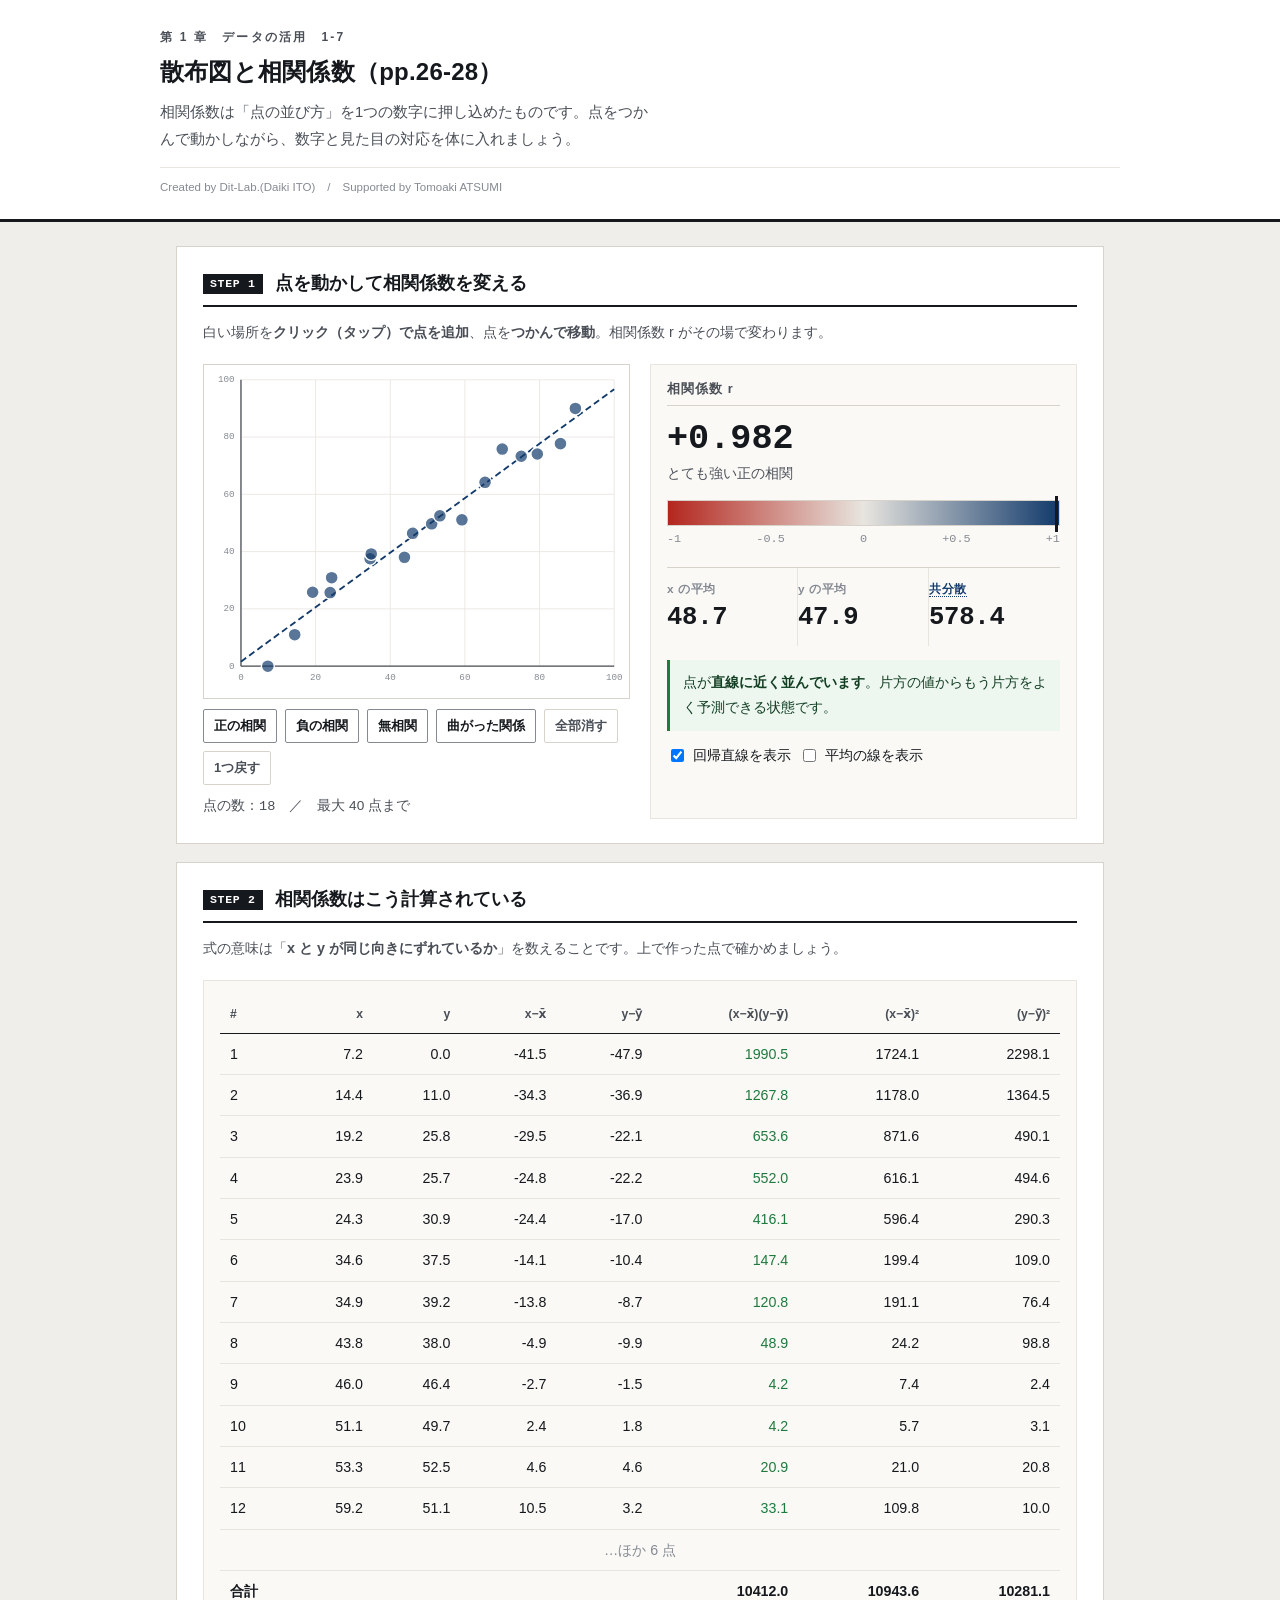
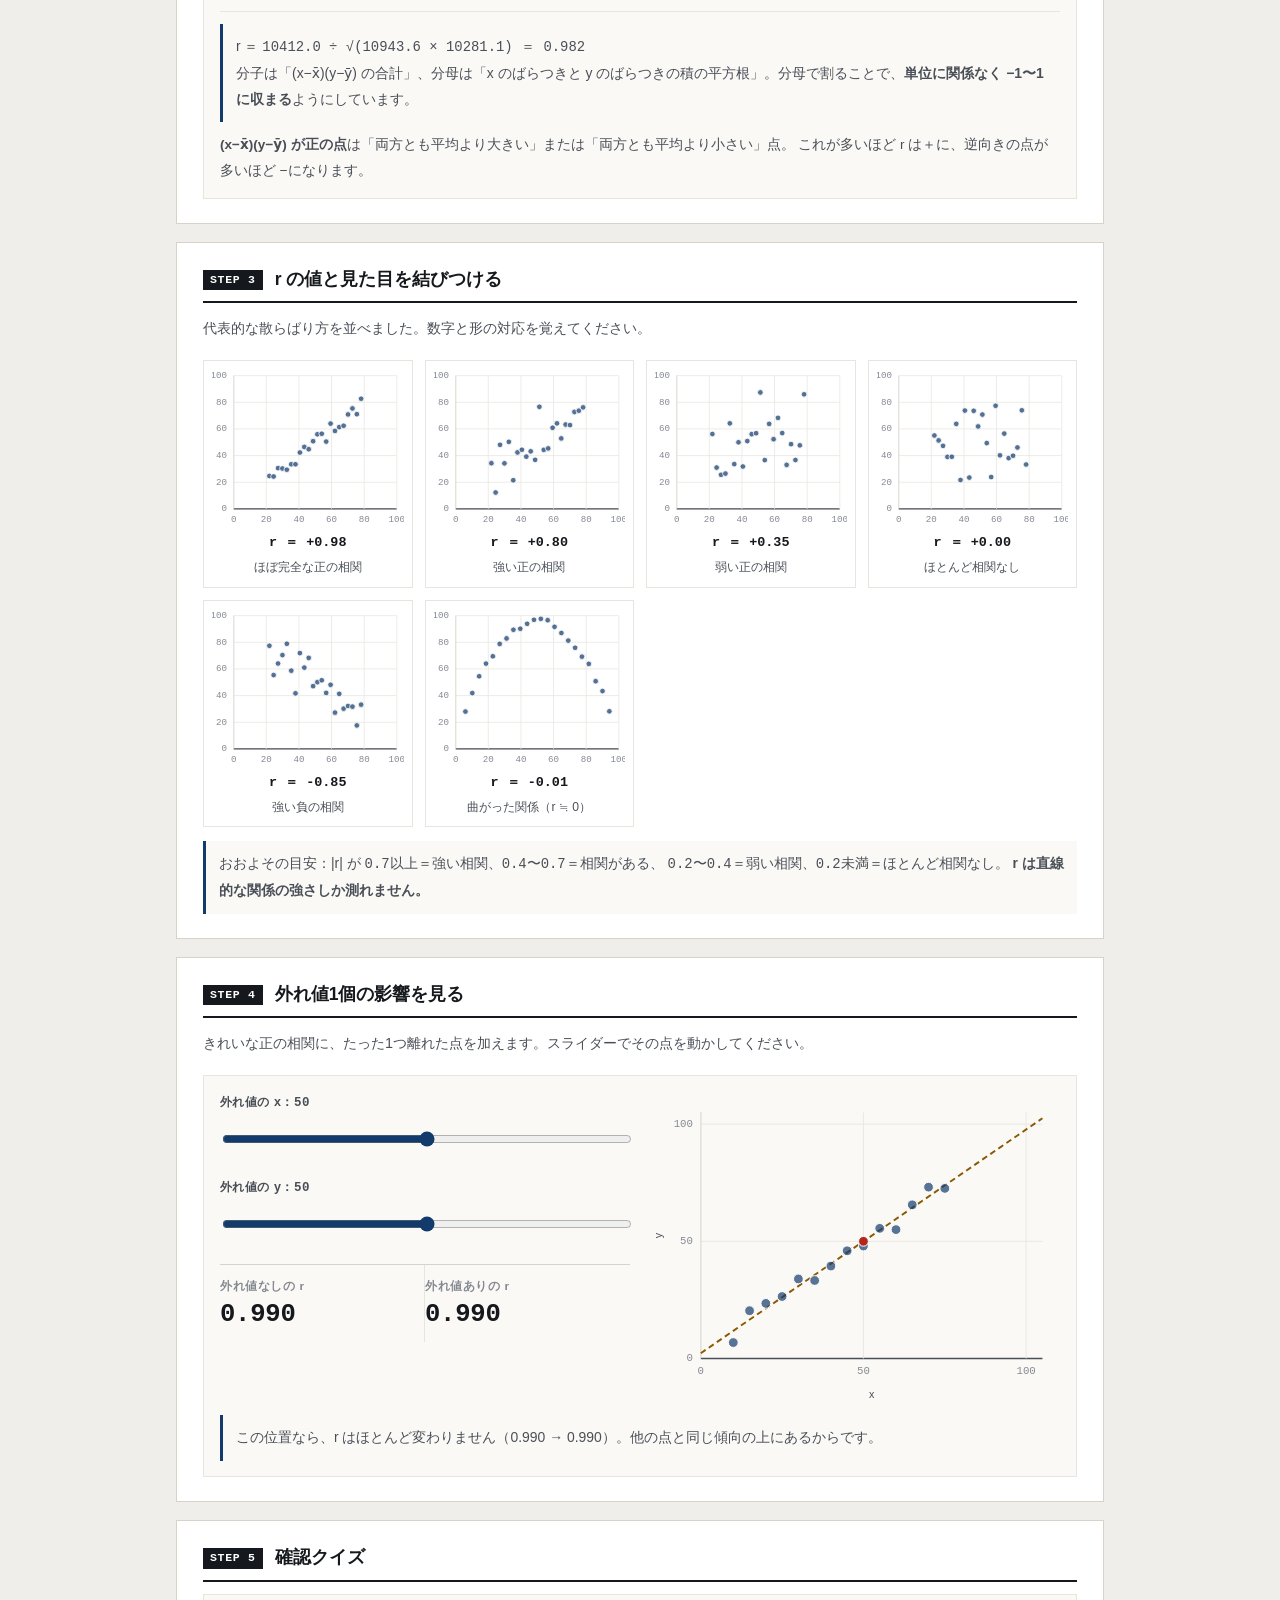
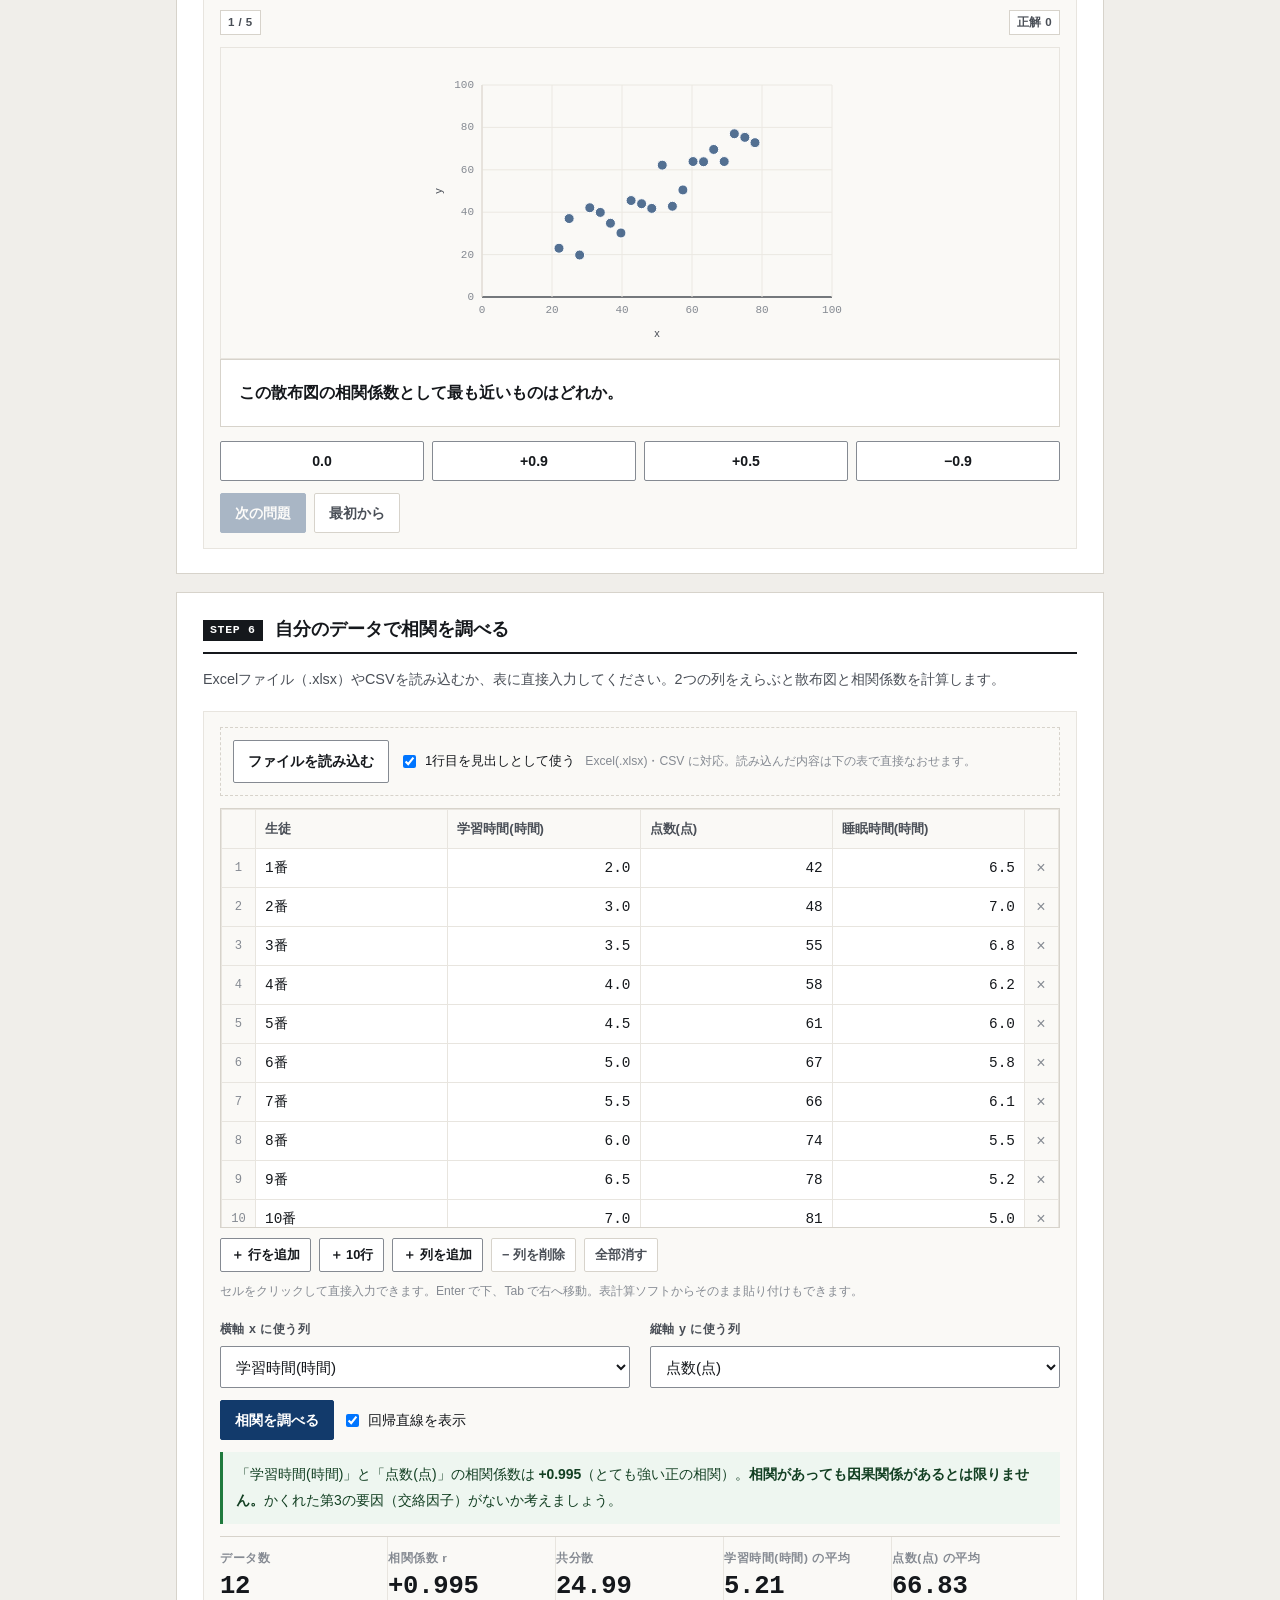
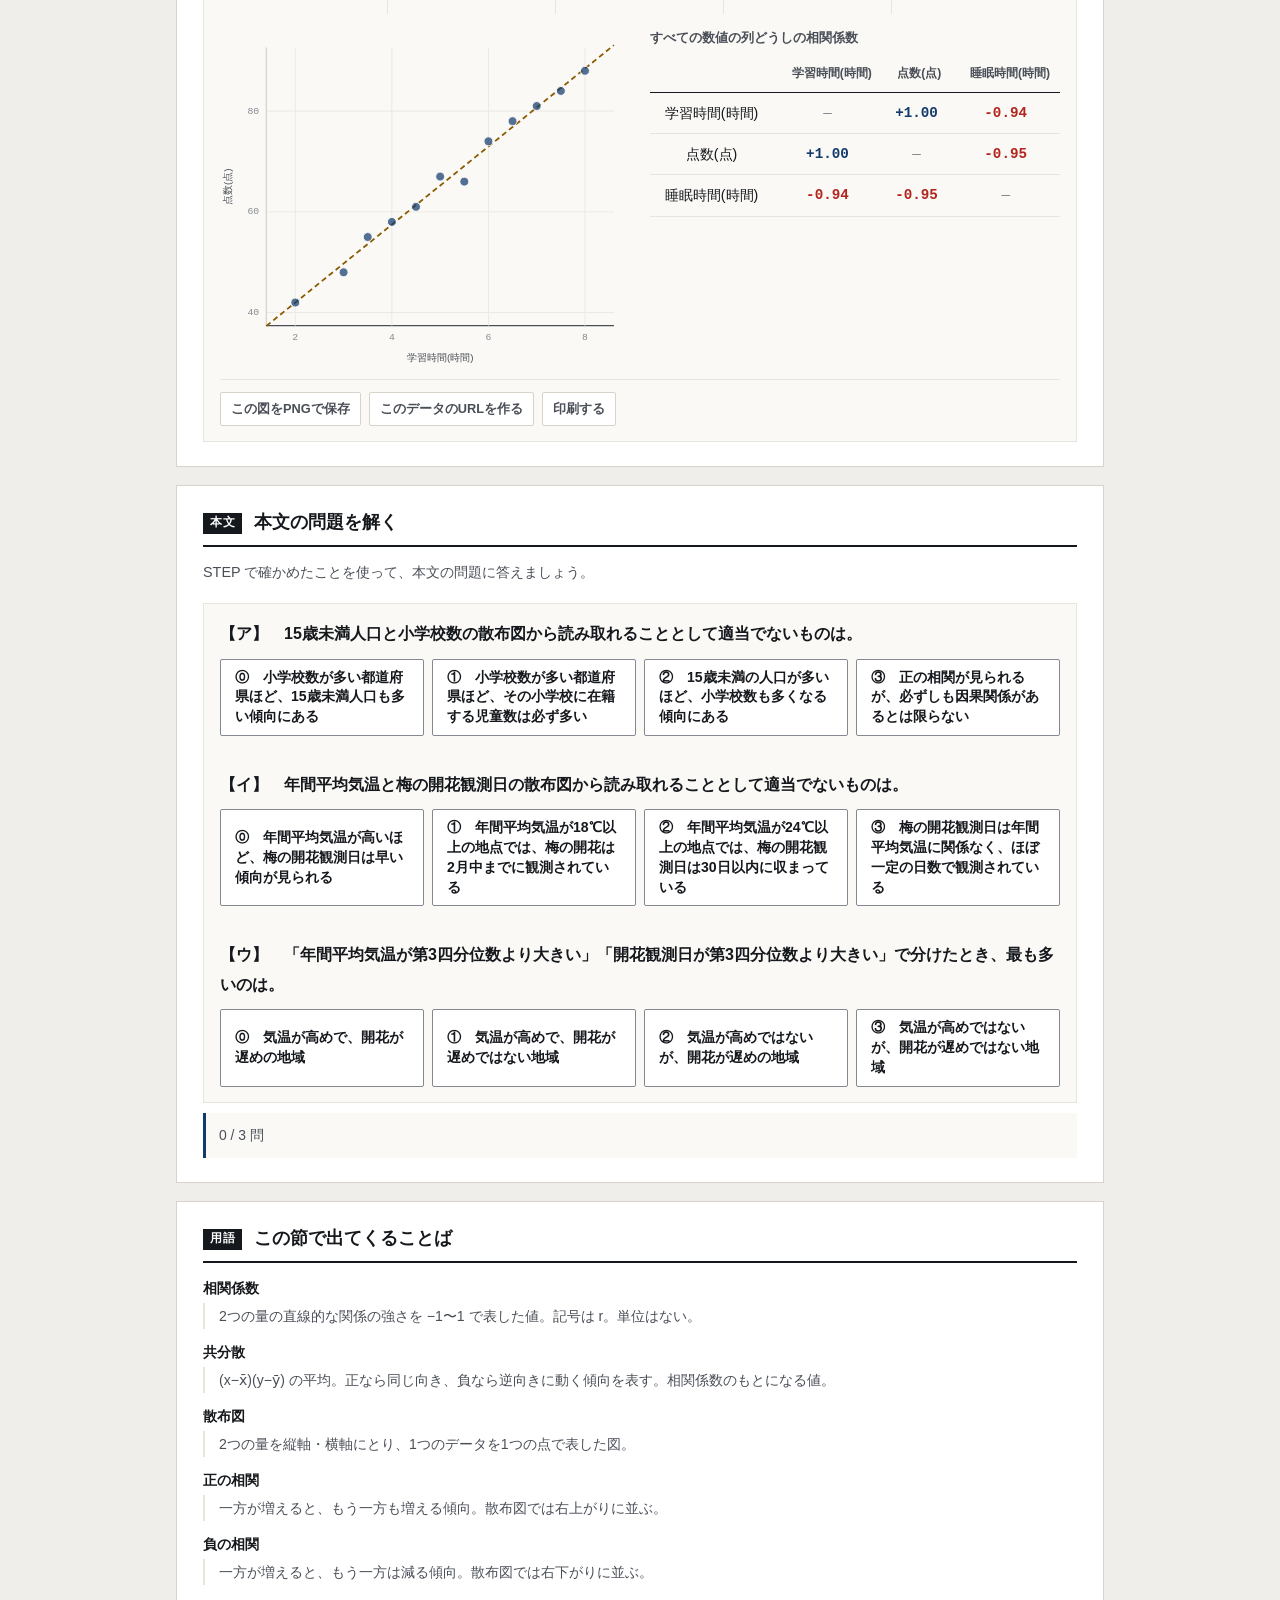
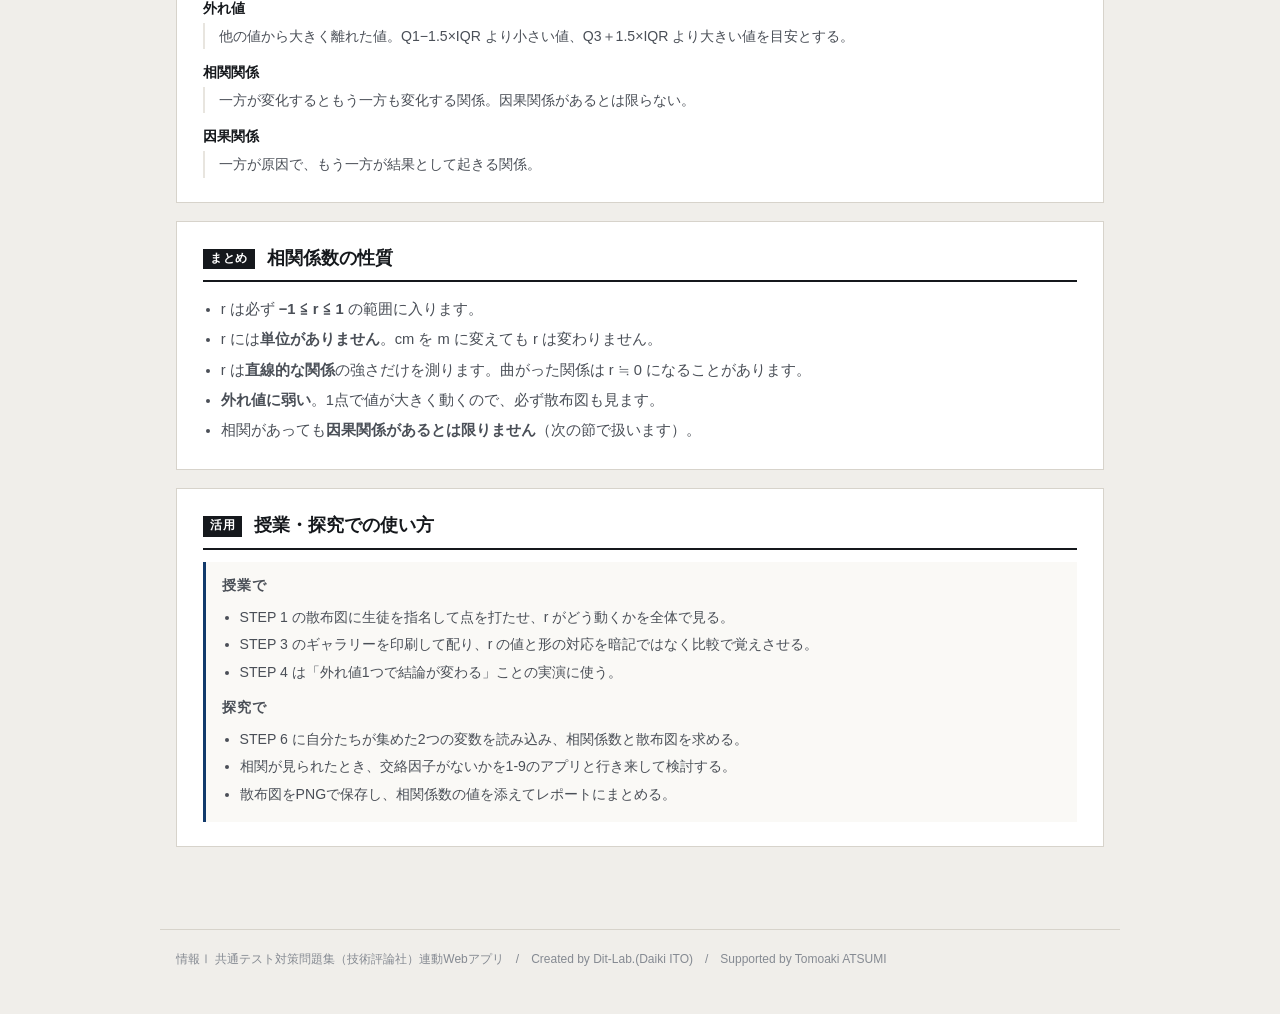
<file: index.html>
<!DOCTYPE html>
<html lang="ja">
<head>
<meta charset="UTF-8">
<meta name="viewport" content="width=device-width, initial-scale=1.0">
<title>散布図と相関係数｜情報Ⅰ共通テスト対策問題集</title>
<meta name="description" content="相関係数は「点の並び方」を1つの数字に押し込めたものです。点をつかんで動かしながら、数字と見た目の対応を体に入れましょう。">
<link rel="icon" href="data:image/svg+xml,%3Csvg xmlns=%22http://www.w3.org/2000/svg%22 viewBox=%220 0 32 32%22%3E%3Crect width=%2232%22 height=%2232%22 fill=%22%2315181c%22/%3E%3Ctext x=%2216%22 y=%2222%22 font-size=%2218%22 font-family=%22monospace%22 fill=%22%23fff%22 text-anchor=%22middle%22%3E01%3C/text%3E%3C/svg%3E">
<link rel="stylesheet" href="css/style.css?v=1b60c856">
<link rel="stylesheet" href="css/app.css?v=954ccb42">
</head>
<body>

<header class="app-header">
  <div class="inner">
    <span class="eyebrow">第 1 章　データの活用　1-7</span>
    <h1>散布図と相関係数（pp.26-28）</h1>
    <p class="lead">相関係数は「点の並び方」を1つの数字に押し込めたものです。点をつかんで動かしながら、数字と見た目の対応を体に入れましょう。</p>
    <p class="credit">Created by Dit-Lab.(Daiki ITO)　/　Supported by Tomoaki ATSUMI</p>
  </div>
</header>

<main class="wrap">
  <section class="step" id="step1">
    <h2><span class="no">STEP 1</span>点を動かして相関係数を変える</h2>
    <p class="desc">白い場所を<strong>クリック（タップ）で点を追加</strong>、点を<strong>つかんで移動</strong>。相関係数 r がその場で変わります。</p>

    <div class="grid c2">
      <div>
        <div id="playBox"></div>
        <div class="btn-row" style="margin-top:10px">
          <button class="btn sm" data-shape="pos">正の相関</button>
          <button class="btn sm" data-shape="neg">負の相関</button>
          <button class="btn sm" data-shape="none">無相関</button>
          <button class="btn sm" data-shape="curve">曲がった関係</button>
          <button class="btn sm ghost" id="clearPts">全部消す</button>
          <button class="btn sm ghost" id="undoPt">1つ戻す</button>
        </div>
        <p class="why" style="margin-top:8px">点の数：<span class="mono" id="ptCount">0</span>　／　最大 40 点まで</p>
      </div>

      <div class="panel">
        <h3>相関係数 r</h3>
        <div class="rval" id="rVal">—</div>
        <div class="rword" id="rWord"></div>
        <div class="rmeter">
          <div class="scale"><div class="needle" id="needle" style="left:50%"></div></div>
          <div class="ticks"><span>-1</span><span>-0.5</span><span>0</span><span>+0.5</span><span>+1</span></div>
        </div>
        <div class="metrics" style="margin-top:16px">
          <div class="metric"><div class="k">x の平均</div><div class="v" id="mMx">—</div></div>
          <div class="metric"><div class="k">y の平均</div><div class="v" id="mMy">—</div></div>
          <div class="metric"><div class="k"><span class="term" data-t="共分散">共分散</span></div><div class="v" id="mCov">—</div></div>
        </div>
        <div class="note" id="rNote" style="margin-top:14px"></div>
        <div class="btn-row" style="margin-top:12px">
          <label style="font-size:.85rem;display:flex;align-items:center;gap:6px">
            <input type="checkbox" id="showLine" checked> 回帰直線を表示
          </label>
          <label style="font-size:.85rem;display:flex;align-items:center;gap:6px">
            <input type="checkbox" id="showMean"> 平均の線を表示
          </label>
        </div>
      </div>
    </div>
  </section>

  <section class="step" id="step2">
    <h2><span class="no">STEP 2</span>相関係数はこう計算されている</h2>
    <p class="desc">式の意味は「<strong>x と y が同じ向きにずれているか</strong>」を数えることです。上で作った点で確かめましょう。</p>
    <div class="panel">
      <div class="tbl-scroll">
        <table class="tbl" id="calcTable">
          <thead><tr><th>#</th><th>x</th><th>y</th><th>x−x̄</th><th>y−ȳ</th><th>(x−x̄)(y−ȳ)</th><th>(x−x̄)²</th><th>(y−ȳ)²</th></tr></thead>
          <tbody></tbody><tfoot></tfoot>
        </table>
      </div>
      <div class="note info" style="margin-top:12px" id="formulaNote"></div>
      <p class="why" style="margin-top:10px">
        <strong>(x−x̄)(y−ȳ) が正の点</strong>は「両方とも平均より大きい」または「両方とも平均より小さい」点。
        これが多いほど r は＋に、逆向きの点が多いほど −になります。
      </p>
    </div>
  </section>

  <section class="step" id="step3">
    <h2><span class="no">STEP 3</span>r の値と見た目を結びつける</h2>
    <p class="desc">代表的な散らばり方を並べました。数字と形の対応を覚えてください。</p>
    <div class="gallery" id="gallery"></div>
    <div class="note info" style="margin-top:14px">
      おおよその目安：|r| が <span class="mono">0.7以上</span>＝強い相関、<span class="mono">0.4〜0.7</span>＝相関がある、
      <span class="mono">0.2〜0.4</span>＝弱い相関、<span class="mono">0.2未満</span>＝ほとんど相関なし。
      <strong>r は直線的な関係の強さしか測れません。</strong>
    </div>
  </section>

  <section class="step" id="step4">
    <h2><span class="no">STEP 4</span>外れ値1個の影響を見る</h2>
    <p class="desc">きれいな正の相関に、たった1つ離れた点を加えます。スライダーでその点を動かしてください。</p>
    <div class="panel">
      <div class="grid c2">
        <div>
          <label class="fld" for="outX">外れ値の x：<span class="mono" id="outXv">50</span></label>
          <input type="range" id="outX" min="0" max="100" step="1" value="50">
          <label class="fld" style="margin-top:10px" for="outY">外れ値の y：<span class="mono" id="outYv">50</span></label>
          <input type="range" id="outY" min="0" max="100" step="1" value="50">
          <div class="metrics" style="margin-top:14px">
            <div class="metric"><div class="k">外れ値なしの r</div><div class="v" id="rBase">—</div></div>
            <div class="metric"><div class="k">外れ値ありの r</div><div class="v" id="rWith">—</div></div>
          </div>
        </div>
        <div id="outChart"></div>
      </div>
      <div class="note" id="outNote" style="margin-top:12px"></div>
    </div>
  </section>

  <section class="step" id="step5">
    <h2><span class="no">STEP 5</span>確認クイズ</h2>
    <div class="panel">
      <div class="qhead">
        <span class="badge" id="qProgress">1 / 1</span>
        <span class="badge">正解 <span class="score" id="qScore">0</span></span>
      </div>
      <div id="qFigure"></div>
      <div class="card-q"><div class="q-scene" id="qText"></div></div>
      <div class="choice4" id="qChoices"></div>
      <div class="note" id="qFb" hidden style="margin-top:12px"></div>
      <div class="btn-row" style="margin-top:12px">
        <button class="btn primary" id="qNext" disabled>次の問題</button>
        <button class="btn ghost" id="qReset">最初から</button>
      </div>
    </div>
  </section>


  <section class="step" id="step6">
    <h2><span class="no">STEP 6</span>自分のデータで相関を調べる</h2>
    <p class="desc">Excelファイル（.xlsx）やCSVを読み込むか、表に直接入力してください。2つの列をえらぶと散布図と相関係数を計算します。</p>
    <div class="panel">
      <div id="dataInput"></div>
      <div class="grid c2" style="margin-top:16px">
        <div><label class="fld" for="mx">横軸 x に使う列</label><select id="mx" class="sel"></select></div>
        <div><label class="fld" for="my">縦軸 y に使う列</label><select id="my" class="sel"></select></div>
      </div>
      <div class="btn-row" style="margin-top:12px">
        <button class="btn primary" id="calcMine">相関を調べる</button>
        <label style="font-size:.85rem;display:flex;align-items:center;gap:6px"><input type="checkbox" id="myLine" checked> 回帰直線を表示</label>
      </div>
      <div class="note" id="myNote" hidden style="margin-top:12px"></div>
      <div class="metrics" id="myStats" style="margin-top:12px"></div>
      <div class="grid c2" style="margin-top:14px">
        <div id="myChart"></div>
        <div>
          <h3 style="font-size:.82rem;color:var(--ink-2);margin-bottom:8px">すべての数値の列どうしの相関係数</h3>
          <div class="tbl-scroll"><table class="tbl" id="myMatrix"></table></div>
        </div>
      </div>
      <div class="toolbar" id="myTools"></div>
    </div>
  </section>

  <section class="step" id="stepBook">
    <h2><span class="no">本文</span>本文の問題を解く</h2>
    <p class="desc">STEP で確かめたことを使って、本文の問題に答えましょう。</p>
    <div class="panel" id="bookBox"></div>
    <div class="note" id="bookNote" style="margin-top:10px"></div>
  </section>

  <section class="step" id="glossary">
    <h2><span class="no">用語</span>この節で出てくることば</h2>
    <div id="glossBox"></div>
  </section>

  <section class="step">
    <h2><span class="no">まとめ</span>相関係数の性質</h2>
    <ul style="margin:0;padding-left:1.2em;color:var(--ink-2);font-size:.92rem;line-height:2.05">
      <li>r は必ず <strong>−1 ≦ r ≦ 1</strong> の範囲に入ります。</li>
      <li>r には<strong>単位がありません</strong>。cm を m に変えても r は変わりません。</li>
      <li>r は<strong>直線的な関係</strong>の強さだけを測ります。曲がった関係は r ≒ 0 になることがあります。</li>
      <li><strong>外れ値に弱い</strong>。1点で値が大きく動くので、必ず散布図も見ます。</li>
      <li>相関があっても<strong>因果関係があるとは限りません</strong>（次の節で扱います）。</li>
    </ul>
  </section>

  <section class="step">
    <h2><span class="no">活用</span>授業・探究での使い方</h2>
    <div class="use-note">
      <h3>授業で</h3>
      <ul>
        <li>STEP 1 の散布図に生徒を指名して点を打たせ、r がどう動くかを全体で見る。</li>
        <li>STEP 3 のギャラリーを印刷して配り、r の値と形の対応を暗記ではなく比較で覚えさせる。</li>
        <li>STEP 4 は「外れ値1つで結論が変わる」ことの実演に使う。</li>
      </ul>
      <h3 style="margin-top:12px">探究で</h3>
      <ul>
        <li>STEP 6 に自分たちが集めた2つの変数を読み込み、相関係数と散布図を求める。</li>
        <li>相関が見られたとき、交絡因子がないかを1-9のアプリと行き来して検討する。</li>
        <li>散布図をPNGで保存し、相関係数の値を添えてレポートにまとめる。</li>
      </ul>
    </div>
  </section>

</main>

<footer class="app-footer">
  情報Ⅰ 共通テスト対策問題集（技術評論社）連動Webアプリ　/　Created by Dit-Lab.(Daiki ITO)　/　Supported by Tomoaki ATSUMI
</footer>

<script src="js/tools.js?v=c07db610"></script>
<script src="js/chart.js?v=fb6e3be1"></script>
<script src="js/xlsx.js?v=53c47a9c"></script>
<script src="js/grid.js?v=b72ee2f5"></script>
<script src="js/datainput.js?v=dbe2aecf"></script>
<script src="js/terms.js?v=e9184cc4"></script>
<script src="js/quiz.js?v=13402362"></script>
<script src="js/app.js?v=f977feae"></script>
</body>
</html>
</file>
<file: css/style.css>
/* =========================================================
   情報Ⅰ 共通テスト対策問題集 — Web アプリ共通スタイル
   紙面（参考書）に寄せた設計。装飾色は使わず、色は意味を持つときだけ。
   ========================================================= */

:root{
  --paper:#ffffff;
  --paper-2:#faf9f6;      /* うすい紙 */
  --bg:#f0eeea;           /* 台紙 */
  --ink:#15181c;
  --ink-2:#4a4f57;
  --ink-3:#858a92;
  --rule:#d7d3cb;         /* 罫線 */
  --rule-2:#e8e5df;
  --accent:#123a6b;       /* 濃紺。主要操作と現在地だけに使う */
  --accent-w:#e9eef6;
  --zero:#c0392b;         /* 左＝0 */
  --one:#1d4ed8;          /* 右＝1 */
  --ok:#1f7a3d;   --ok-bg:#eef6f0;
  --ng:#b3261e;   --ng-bg:#fbefee;
  --warn:#8a5a00; --warn-bg:#fbf5e8;
  --font:"Hiragino Kaku Gothic ProN","Hiragino Sans","Yu Gothic Medium","Yu Gothic",
         "Noto Sans JP",Meiryo,-apple-system,BlinkMacSystemFont,sans-serif;
  --mono:"SFMono-Regular",Menlo,Consolas,"Courier New",monospace;
}

*{box-sizing:border-box}
[hidden]{display:none !important}
html{-webkit-text-size-adjust:100%}
body{
  margin:0; background:var(--bg); color:var(--ink);
  font-family:var(--font); font-size:16px; line-height:1.85;
  font-feature-settings:"palt" 1;
}
h1,h2,h3,h4{line-height:1.45; margin:0; font-weight:700}
p{margin:0 0 .75em} p:last-child{margin-bottom:0}
a{color:var(--accent)}

/* ---------- 標題 ---------- */
.app-header{background:var(--paper); border-bottom:3px solid var(--ink); padding:26px 20px 20px}
.app-header .inner{max-width:960px; margin:0 auto}
.app-header .eyebrow{
  font-size:.75rem; font-weight:700; color:var(--ink-2); letter-spacing:.18em;
  display:block; margin-bottom:7px;
}
.app-header h1{font-size:1.5rem; letter-spacing:.01em}
.app-header .lead{font-size:.92rem; color:var(--ink-2); margin-top:9px; max-width:60ch}
.app-header .credit{
  font-size:.72rem; color:var(--ink-3); margin-top:14px;
  padding-top:9px; border-top:1px solid var(--rule-2);
}

/* ---------- 版面 ---------- */
.wrap{max-width:960px; margin:0 auto; padding:24px 16px 64px}
.step{background:var(--paper); border:1px solid var(--rule); padding:24px 26px; margin-bottom:18px}
.step > h2{
  display:flex; align-items:baseline; gap:12px; font-size:1.1rem;
  padding-bottom:9px; border-bottom:2px solid var(--ink); margin-bottom:12px;
}
.step > h2 .no{
  flex:none; font-family:var(--mono); font-size:.72rem; font-weight:700;
  background:var(--ink); color:var(--paper); padding:2px 7px; letter-spacing:.06em;
  position:relative; top:-2px;
}
.step > .desc{color:var(--ink-2); font-size:.9rem; margin-bottom:18px}
.step[hidden]{display:none}

.grid{display:grid; gap:20px}
.grid > *{min-width:0}          /* 子の中身で列が広がるのを防ぐ */
@media(min-width:800px){ .grid.c2{grid-template-columns:1fr 1fr} }
@media(min-width:800px){ .grid.c21{grid-template-columns:1.45fr 1fr} }

.panel{border:1px solid var(--rule-2); background:var(--paper-2); padding:15px 16px; min-width:0}
.panel > h3{
  font-size:.8rem; font-weight:700; color:var(--ink-2); letter-spacing:.08em;
  margin-bottom:12px; padding-bottom:6px; border-bottom:1px solid var(--rule);
}

/* ---------- 部品 ---------- */
.btn{
  appearance:none; border:1px solid var(--ink-3); background:var(--paper); color:var(--ink);
  font-family:inherit; font-size:.88rem; font-weight:700; padding:8px 14px;
  border-radius:2px; cursor:pointer; min-height:40px; line-height:1.4;
  transition:background .12s, border-color .12s, color .12s;
}
.btn:hover:not(:disabled){background:var(--accent-w); border-color:var(--accent); color:var(--accent)}
.btn:disabled{opacity:.35; cursor:not-allowed}
.btn.primary{background:var(--accent); color:var(--paper); border-color:var(--accent)}
.btn.primary:hover:not(:disabled){background:#0d2c53; color:var(--paper)}
.btn.ghost{border-color:var(--rule); color:var(--ink-2)}
.btn.sm{font-size:.8rem; padding:5px 10px; min-height:34px}
.btn-row{display:flex; flex-wrap:wrap; gap:8px; align-items:center}

/* タブ（見出し下線式） */
.seg{display:flex; gap:0; border-bottom:1px solid var(--rule)}
.seg button{
  appearance:none; border:0; background:transparent; font-family:inherit; font-size:.88rem;
  font-weight:700; color:var(--ink-3); padding:9px 4px; margin-right:26px; cursor:pointer;
  border-bottom:3px solid transparent; margin-bottom:-1px; min-height:40px;
}
.seg button:hover{color:var(--ink-2)}
.seg button[aria-pressed="true"]{color:var(--ink); border-bottom-color:var(--accent)}

label.fld{display:block; font-size:.78rem; font-weight:700; color:var(--ink-2); margin-bottom:5px; letter-spacing:.04em}
input[type=text], textarea, input[type=number]{
  width:100%; font-family:inherit; font-size:1rem; color:var(--ink);
  border:1px solid var(--ink-3); border-radius:2px; padding:9px 11px;
  background:var(--paper); min-height:42px;
}
input:focus, textarea:focus{outline:2px solid var(--accent); outline-offset:-1px; border-color:var(--accent)}
.btn:focus-visible, .seg button:focus-visible, .node-card:focus-visible{outline:2px solid var(--accent); outline-offset:2px}
textarea{resize:vertical; line-height:1.7}
.mono{font-family:var(--mono)}

table.tbl{width:100%; border-collapse:collapse; font-size:.89rem}
table.tbl th, table.tbl td{border-bottom:1px solid var(--rule-2); padding:7px 10px; text-align:right}
table.tbl th:first-child, table.tbl td:first-child{text-align:left}
table.tbl thead th{border-bottom:1.5px solid var(--ink); font-size:.76rem; color:var(--ink-2); font-weight:700; white-space:nowrap}
.tbl-scroll{overflow-x:auto; -webkit-overflow-scrolling:touch; max-width:100%}

.note{padding:10px 13px; font-size:.87rem; border-left:3px solid var(--ink-3); background:var(--paper-2); overflow-wrap:break-word; word-break:break-word}
.note.ok{background:var(--ok-bg); border-left-color:var(--ok); color:#123f22}
.note.ng{background:var(--ng-bg); border-left-color:var(--ng); color:#6d1a15}
.note.info{background:var(--paper-2); border-left-color:var(--accent); color:var(--ink-2)}
.note.warn{background:var(--warn-bg); border-left-color:var(--warn); color:#5c3d00}
.note[hidden]{display:none}

.badge{
  display:inline-block; font-size:.72rem; font-weight:700; padding:1px 7px;
  border:1px solid var(--rule); color:var(--ink-2); background:var(--paper); letter-spacing:.04em;
}

/* 数値は罫線で仕切るだけ。カードにしない */
.metrics{display:flex; flex-wrap:wrap; gap:0; border-top:1px solid var(--rule)}
.metric{flex:1 1 130px; padding:11px 14px 11px 0; border-right:1px solid var(--rule-2)}
.metric:last-child{border-right:0}
.metric .k{font-size:.74rem; color:var(--ink-3); font-weight:700; letter-spacing:.05em}
.metric .v{font-size:1.6rem; font-weight:700; line-height:1.3; font-family:var(--mono); letter-spacing:-.01em}
.metric .s{font-size:.76rem; color:var(--ink-2)}

.bit0{color:var(--zero); font-weight:700}
.bit1{color:var(--one); font-weight:700}

.app-footer{
  max-width:960px; margin:0 auto; padding:18px 16px 44px; color:var(--ink-3);
  font-size:.75rem; border-top:1px solid var(--rule);
}
.sr-only{position:absolute;width:1px;height:1px;overflow:hidden;clip:rect(0 0 0 0);white-space:nowrap}

@media(max-width:640px){
  body{font-size:15px}
  .app-header{padding:20px 16px 16px}
  .app-header h1{font-size:1.16rem}
  .wrap{padding:16px 12px 52px}
  .step{padding:18px 15px}
  .seg button{margin-right:18px; font-size:.84rem}
  .metric{flex-basis:50%; border-right:0}
}
@media (prefers-reduced-motion:reduce){ *{animation:none!important; transition:none!important} }

/* ---------- 自分のデータ・共有・印刷 ---------- */
.toolbar{display:flex; flex-wrap:wrap; gap:8px; align-items:center; margin-top:12px;
  padding-top:12px; border-top:1px solid var(--rule-2)}
.toolbar .hint{font-size:.78rem; color:var(--ink-3)}
.paste-area{width:100%; min-height:110px; font-family:var(--mono); font-size:.86rem}
.use-note{background:var(--paper-2); border-left:3px solid var(--accent); padding:14px 16px; font-size:.88rem}
.use-note h3{font-size:.86rem; letter-spacing:.06em; margin-bottom:8px; color:var(--ink-2)}
.use-note ol, .use-note ul{margin:0; padding-left:1.25em; line-height:1.95; color:var(--ink-2)}

@media print{
  body{background:#fff}
  .app-header{border-bottom:2px solid #000}
  .step{border:1px solid #bbb; break-inside:avoid; page-break-inside:avoid; margin-bottom:12px}
  .btn, .seg, .toolbar, input[type=range]{display:none !important}
  .note{border-left-width:2px}
  a[href]:after{content:""}
}

/* ---------- 入力グリッド ---------- */
.dg-scroll{overflow:auto; -webkit-overflow-scrolling:touch; border:1px solid var(--rule); background:var(--paper); max-height:420px}
table.dg{border-collapse:collapse; font-family:var(--mono); font-size:.9rem; min-width:100%}
table.dg th, table.dg td{border:1px solid var(--rule-2); padding:0}
table.dg thead th{background:var(--paper-2); position:sticky; top:0; z-index:2}
table.dg .dg-n{background:var(--paper-2); color:var(--ink-3); font-size:.76rem; font-weight:400;
  text-align:center; min-width:34px; padding:0 4px; position:sticky; left:0; z-index:1}
table.dg .dg-corner{background:var(--paper-2); min-width:34px; position:sticky; left:0; z-index:3}
table.dg .dg-act{background:var(--paper-2); width:34px}
.dg-h, .dg-c{width:100%; min-width:96px; border:0; background:transparent; font-family:inherit;
  font-size:.9rem; padding:8px 9px; color:var(--ink); min-height:38px}
.dg-h{font-weight:700; font-family:var(--font); font-size:.82rem; color:var(--ink-2)}
.dg-c.num{text-align:right}
.dg-c:focus, .dg-h:focus{outline:2px solid var(--accent); outline-offset:-2px; background:var(--accent-w)}
.dg-del{border:0; background:transparent; color:var(--ink-3); cursor:pointer; width:32px; height:34px; font-size:1rem}
.dg-del:hover{color:var(--ng)}
.dg-tools{display:flex; flex-wrap:wrap; gap:8px; align-items:center; margin-top:10px}
.dg-hint{font-size:.76rem; color:var(--ink-3)}

/* ---------- ファイル読み込み ---------- */
.filebox{display:flex; flex-wrap:wrap; gap:10px; align-items:center; padding:12px;
  border:1px dashed var(--rule); background:var(--paper-2)}
.filebox input[type=file]{font-size:.85rem; font-family:inherit; max-width:100%}
.filebox .sel{max-width:220px}
.filelabel{display:inline-flex; align-items:center; gap:6px; font-size:.85rem; font-weight:700;
  border:1px solid var(--ink-3); background:var(--paper); padding:8px 14px; border-radius:2px; cursor:pointer; min-height:40px}
.filelabel:hover{border-color:var(--accent); color:var(--accent); background:var(--accent-w)}
.filelabel input{display:none}

/* ---------- 用語解説 ---------- */
.term{position:relative; border-bottom:1.5px dotted var(--accent); cursor:help; color:var(--accent); font-weight:700}
.term .term-pop{display:none; position:absolute; left:0; top:1.7em; z-index:50; width:min(300px,78vw);
  background:var(--paper); border:1px solid var(--ink-3); box-shadow:0 6px 20px rgba(0,0,0,.14);
  padding:10px 12px; font-size:.82rem; font-weight:400; color:var(--ink-2); line-height:1.75;
  border-left:3px solid var(--accent); cursor:auto; text-align:left}
.term .term-pop b{display:block; color:var(--ink); font-size:.86rem; margin-bottom:3px}
.term.open .term-pop{display:block}
dl.gloss{margin:0; font-size:.88rem}
dl.gloss dt{font-weight:700; color:var(--ink); margin-top:10px}
dl.gloss dt:first-child{margin-top:0}
dl.gloss dd{margin:2px 0 0; color:var(--ink-2); line-height:1.85; padding-left:1em; border-left:2px solid var(--rule-2)}
@media print{ .term{border-bottom:0; color:inherit} .term .term-pop{display:none !important} }

/* ---------- スマホ・タブレット ---------- */
@media (max-width:1024px){
  /* iOS で入力時に画面が勝手に拡大するのを防ぐ（16px 未満だとズームする） */
  input[type=text], input[type=number], textarea, select, .dg-c, .dg-h{ font-size:16px }
  .dg-c, .dg-h{ min-width:110px }
}
@media (max-width:820px){
  .grid.c2,.grid.c21{grid-template-columns:1fr}
  .dg-scroll{max-height:340px}
  .filebox{flex-direction:column; align-items:stretch}
  .filebox .sel{max-width:100%}
  .term .term-pop{left:auto; right:0; width:min(280px,86vw)}
}
@media (max-width:480px){
  .step > h2{font-size:1rem; flex-wrap:wrap}
  .metrics{gap:0}
  .metric{flex-basis:50%; padding-right:10px}
  .metric .v{font-size:1.3rem}
  .btn{padding:8px 12px}
  .dg-tools{gap:6px}
  .dg-hint{width:100%}
}
/* タッチ操作でのスクロールを滑らかに */
.tbl-scroll, .dg-scroll, .tree-box{ -webkit-overflow-scrolling:touch; overscroll-behavior-x:contain }

/* 幅指定つきの入力欄がスマートフォンではみ出さないようにする */
input[type=text], input[type=number], input[type=search], textarea, select{ max-width:100% }
.btn-row > label{ min-width:0; max-width:100% }
.btn-row > label input, .btn-row > label select{ max-width:100% }

/* 共通：○×判定・並べかえ（quiz.js 用） */
.abcde{border:1px solid var(--rule); border-radius:3px; overflow:hidden}
.abcde > div{border-top:1px solid var(--rule); padding:10px 12px}
.abcde > div:first-child{border-top:0}
.abcde .st{display:flex; gap:10px; align-items:flex-start; flex-wrap:wrap}
.abcde .st .k{font-weight:700; font-family:var(--mono); min-width:1.4em}
.abcde .st .t{flex:1; min-width:12em}
.abcde .jb{display:flex; gap:6px}
.abcde .jb .btn{min-width:3.4em; padding:6px 10px; text-align:center}
.prep{display:grid; grid-template-columns:repeat(auto-fit,minmax(150px,1fr)); gap:10px; margin-top:10px}
.prep .slot{border:1px dashed var(--ink-3); border-radius:3px; padding:10px; min-height:92px; background:var(--paper)}
.prep .slot.filled{border-style:solid}
.prep .slot .tag{font:700 .74rem/1.4 var(--mono); color:var(--accent); display:block; margin-bottom:6px}
.prep .slot .txt{font-size:.86rem; line-height:1.7}
.cards{display:flex; flex-wrap:wrap; gap:8px; margin-top:10px}
.cards .c{border:1px solid var(--ink-3); border-radius:3px; padding:9px 12px; background:var(--paper);
  cursor:pointer; font-size:.88rem; max-width:100%; text-align:left; font-family:inherit; color:var(--ink)}
.cards .c:hover{background:var(--warn-bg)}
.cards .c.used{opacity:.35; pointer-events:none}

/* --- 予想してから実行 --- */
.pmark{display:inline-block; background:var(--accent); color:#fff; font-size:.7rem; font-weight:700;
  letter-spacing:.08em; padding:2px 7px; border-radius:2px; margin-right:8px; vertical-align:2px}
input.pin{font-size:1.05rem; padding:7px 10px; border:1px solid var(--rule); border-radius:3px;
  width:9em; max-width:100%; background:#fff}
.btn-row .unit{color:var(--muted); font-size:.9rem}
.choice4 .btn.on{border-color:var(--accent); box-shadow:inset 0 0 0 1px var(--accent); font-weight:700}
/* 設問文の見出し（flex ではなく通常の段落。.qhead は左右振り分け用なので用途が別） */
.pq{margin:0 0 10px; font-weight:700; line-height:1.85}
</file>
<file: css/app.css>
.qhead{display:flex; justify-content:space-between; align-items:center; margin-bottom:12px}
.card-q{border:1px solid var(--rule); background:var(--paper); padding:18px; margin-bottom:14px}
.q-scene{font-size:1rem; font-weight:700; line-height:1.9}
.choice4{display:grid; gap:8px; grid-template-columns:repeat(auto-fit,minmax(140px,1fr))}
.choice4 .btn.correct{background:var(--ok-bg); border-color:var(--ok); color:var(--ok)}
.choice4 .btn.wrong{background:var(--ng-bg); border-color:var(--ng); color:var(--ng)}
.choice4.locked{pointer-events:none}

#playBox{border:1px solid var(--rule); background:var(--paper); touch-action:none; cursor:crosshair; user-select:none}
#playBox svg{display:block}
#playBox circle.pt{cursor:grab}
#playBox circle.pt:hover{stroke:var(--accent); stroke-width:2.5}
#playBox circle.pt.drag{cursor:grabbing}

.rmeter{margin-top:14px}
.rmeter .scale{position:relative; height:26px; background:linear-gradient(90deg,#b3261e 0%,#e8e5df 50%,#123a6b 100%); border:1px solid var(--rule)}
.rmeter .needle{position:absolute; top:-5px; width:3px; height:36px; background:var(--ink); transition:left .18s ease}
.rmeter .ticks{display:flex; justify-content:space-between; font-size:.74rem; color:var(--ink-3); font-family:var(--mono); margin-top:3px}
.rval{font-family:var(--mono); font-size:2.2rem; font-weight:700; line-height:1.2}
.rword{font-size:.9rem; color:var(--ink-2)}

.gallery{display:grid; gap:12px; grid-template-columns:repeat(auto-fit,minmax(190px,1fr))}
.gallery figure{margin:0; border:1px solid var(--rule-2); padding:8px; background:var(--paper)}
.gallery figcaption{font-family:var(--mono); font-size:.84rem; text-align:center; margin-top:4px; font-weight:700}
.gallery .cap2{font-size:.76rem; color:var(--ink-2); text-align:center; font-family:var(--font)}

.calcgrid{display:grid; gap:0; grid-template-columns:1fr; font-family:var(--mono); font-size:.88rem}
#calcTable td, #calcTable th{white-space:nowrap}
input[type=range]{width:100%; accent-color:var(--accent); height:34px}
.why{font-size:.85rem; color:var(--ink-2); line-height:1.85}
.sel{width:100%; font-family:inherit; font-size:.95rem; padding:9px 11px; min-height:42px;
  border:1px solid var(--ink-3); border-radius:2px; background:var(--paper); color:var(--ink)}
#myMatrix td{font-family:var(--mono); text-align:center}
#myMatrix td:first-child, #myMatrix th{font-family:var(--font)}
#myMatrix td.pos{color:var(--accent); font-weight:700}
#myMatrix td.neg{color:var(--ng); font-weight:700}
#myMatrix td.self{background:var(--paper-2); color:var(--ink-3)}
</file>
